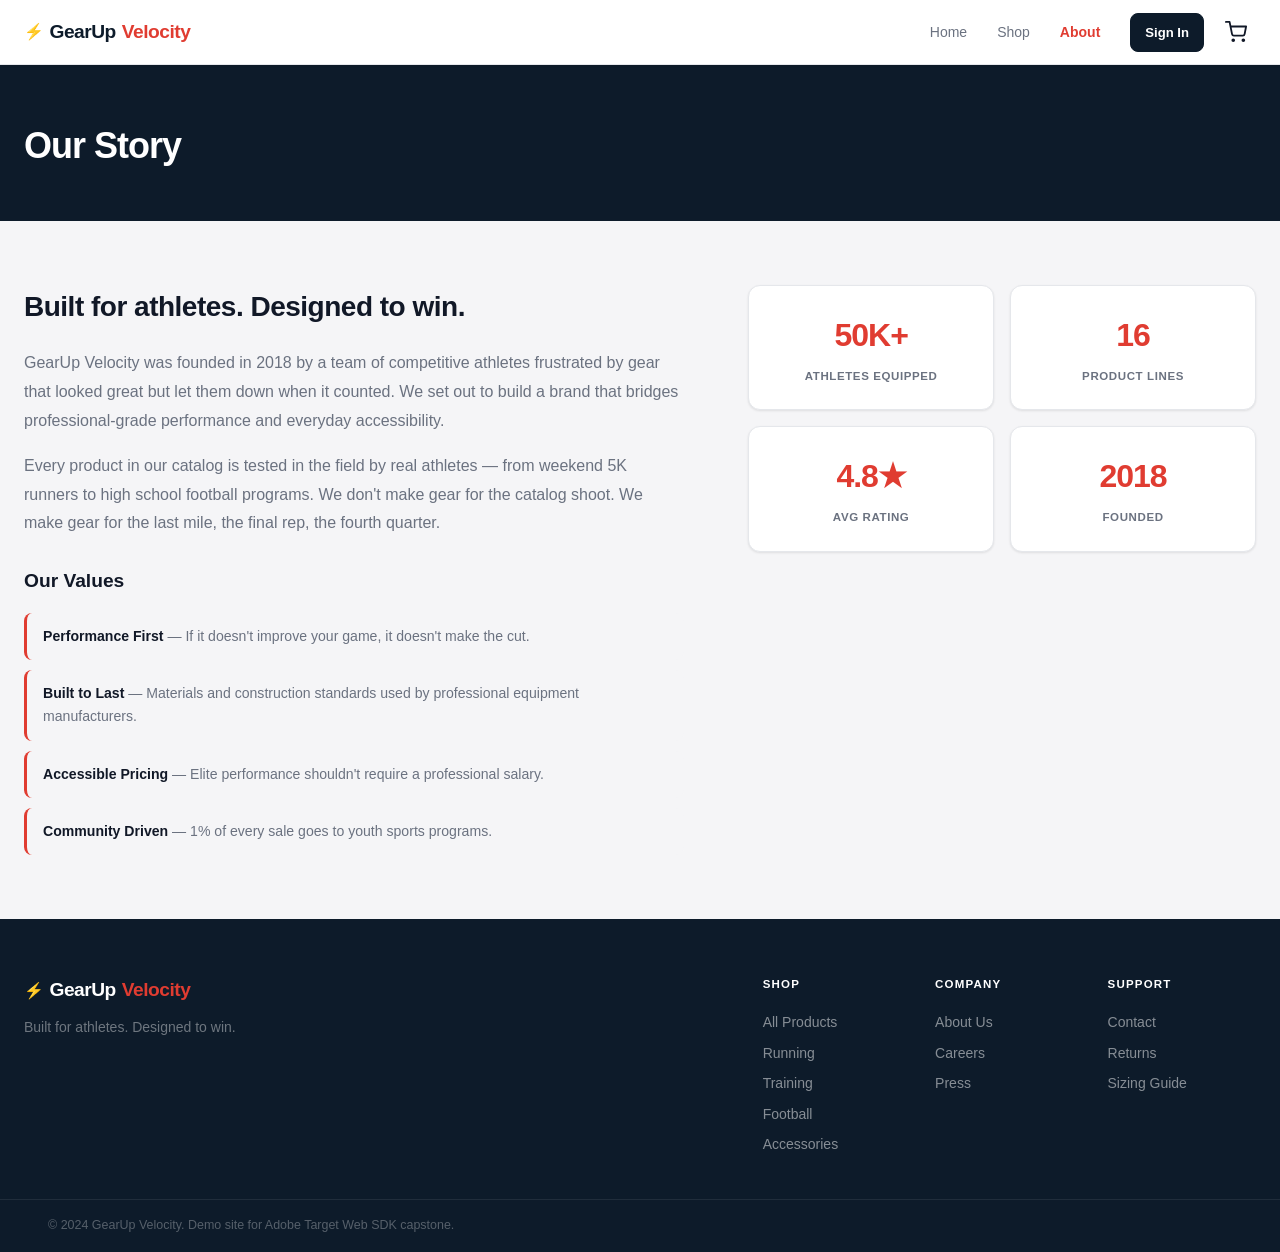
<file: about.html>
<!DOCTYPE html>
<html lang="en">
<head>
  <meta charset="UTF-8" />
  <meta name="viewport" content="width=device-width, initial-scale=1.0" />
  <title>About — GearUp Velocity</title>
  <meta name="description" content="About GearUp Velocity — built for athletes, designed to win." />

  <!-- ACDL stub + early user seed — runs synchronously BEFORE Launch so Target's
       page-top fetch sees the user object even if DOMContentLoaded hasn't fired. -->
  <script>
  (function () {
    window.adobeDataLayer = window.adobeDataLayer || [];
    try {
      var user = localStorage.getItem('gu_user');
      var pref = localStorage.getItem('gu_pref');
      window.adobeDataLayer.push({
        user: {
          loginState: user ? 'authenticated' : 'guest',
          username: user || null,
          preference: pref || null
        }
      });
    } catch (e) {}
  })();
  </script>

  <!-- Adobe Launch (Web SDK / alloy.js) -->
  <script src="https://assets.adobedtm.com/6a203c8a0ff8/1cf8f868f321/launch-b9f030aeef9f-development.min.js" async></script>

  <link rel="stylesheet" href="/css/styles.css" />
</head>
<body data-page="about">
  <div id="app">
    <header id="navbar-container"></header>
    <div id="target-promo" role="complementary" aria-label="Promotional message"></div>
    <main id="main-content" aria-live="polite"></main>
    <footer id="footer-container"></footer>
  </div>

  <script src="/js/data.js"></script>
  <script src="/js/datalayer.js"></script>
  <script src="/js/components.js"></script>
  <script src="/js/app.js"></script>
</body>
</html>
</file>
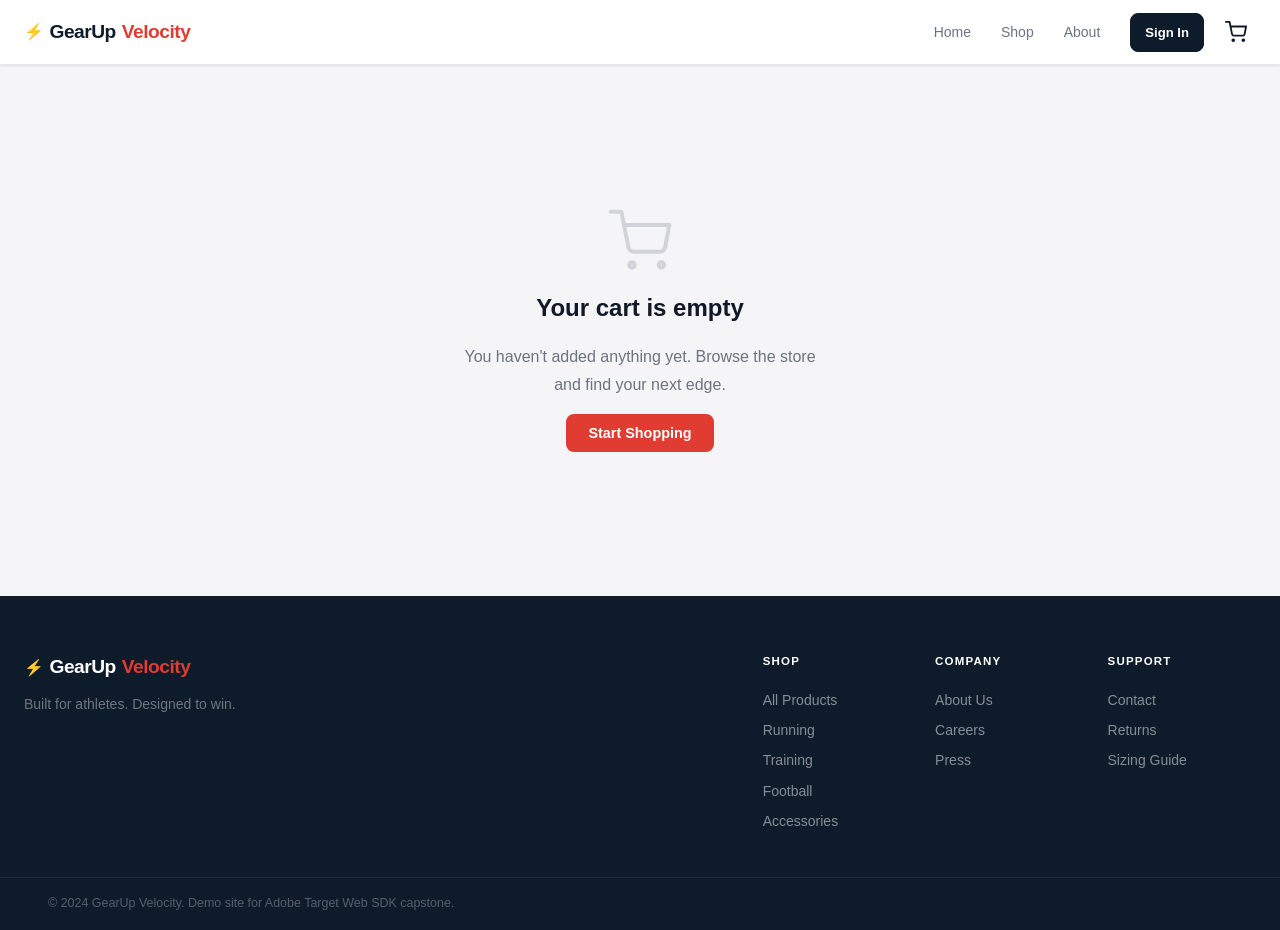
<file: cart.html>
<!DOCTYPE html>
<html lang="en">
<head>
  <meta charset="UTF-8" />
  <meta name="viewport" content="width=device-width, initial-scale=1.0" />
  <title>Your Cart — GearUp Velocity</title>
  <meta name="description" content="Your shopping cart at GearUp Velocity." />

  <!-- ACDL stub + early user seed — runs synchronously BEFORE Launch so Target's
       page-top fetch sees the user object even if DOMContentLoaded hasn't fired. -->
  <script>
  (function () {
    window.adobeDataLayer = window.adobeDataLayer || [];
    try {
      var user = localStorage.getItem('gu_user');
      var pref = localStorage.getItem('gu_pref');
      window.adobeDataLayer.push({
        user: {
          loginState: user ? 'authenticated' : 'guest',
          username: user || null,
          preference: pref || null
        }
      });
    } catch (e) {}
  })();
  </script>

  <!-- Adobe Launch (Web SDK / alloy.js) -->
  <script src="https://assets.adobedtm.com/6a203c8a0ff8/1cf8f868f321/launch-b9f030aeef9f-development.min.js" async></script>

  <link rel="stylesheet" href="/css/styles.css" />
</head>
<body data-page="cart">
  <div id="app">
    <header id="navbar-container"></header>
    <div id="target-promo" role="complementary" aria-label="Promotional message"></div>
    <main id="main-content" aria-live="polite"></main>
    <footer id="footer-container"></footer>
  </div>

  <script src="/js/data.js"></script>
  <script src="/js/datalayer.js"></script>
  <script src="/js/components.js"></script>
  <script src="/js/app.js"></script>
</body>
</html>
</file>
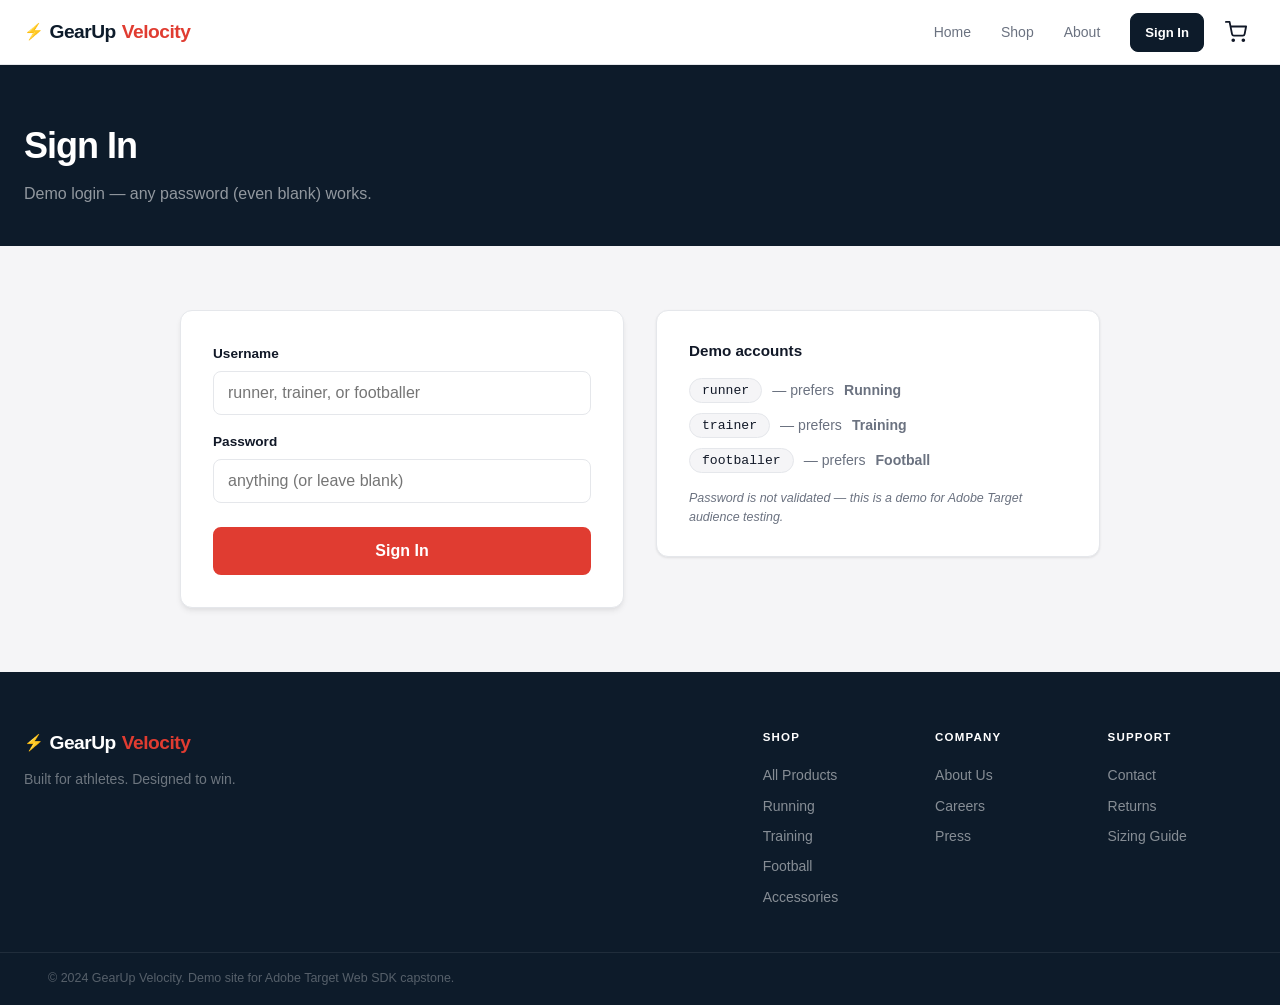
<file: login.html>
<!DOCTYPE html>
<html lang="en">
<head>
  <meta charset="UTF-8" />
  <meta name="viewport" content="width=device-width, initial-scale=1.0" />
  <title>Sign In — GearUp Velocity</title>
  <meta name="description" content="Sign in to GearUp Velocity — demo accounts: runner, trainer, footballer." />

  <!-- ACDL stub + early user seed — runs synchronously BEFORE Launch so Target's
       page-top fetch sees the user object even if DOMContentLoaded hasn't fired. -->
  <script>
  (function () {
    window.adobeDataLayer = window.adobeDataLayer || [];
    try {
      var user = localStorage.getItem('gu_user');
      var pref = localStorage.getItem('gu_pref');
      window.adobeDataLayer.push({
        user: {
          loginState: user ? 'authenticated' : 'guest',
          username: user || null,
          preference: pref || null
        }
      });
    } catch (e) {}
  })();
  </script>

  <!-- Adobe Launch (Web SDK / alloy.js) -->
  <script src="https://assets.adobedtm.com/6a203c8a0ff8/1cf8f868f321/launch-b9f030aeef9f-development.min.js" async></script>

  <link rel="stylesheet" href="/css/styles.css" />
</head>
<body data-page="login">
  <div id="app">
    <header id="navbar-container"></header>
    <div id="target-promo" role="complementary" aria-label="Promotional message"></div>
    <main id="main-content" aria-live="polite"></main>
    <footer id="footer-container"></footer>
  </div>

  <script src="/js/data.js"></script>
  <script src="/js/datalayer.js"></script>
  <script src="/js/components.js"></script>
  <script src="/js/app.js"></script>
</body>
</html>
</file>
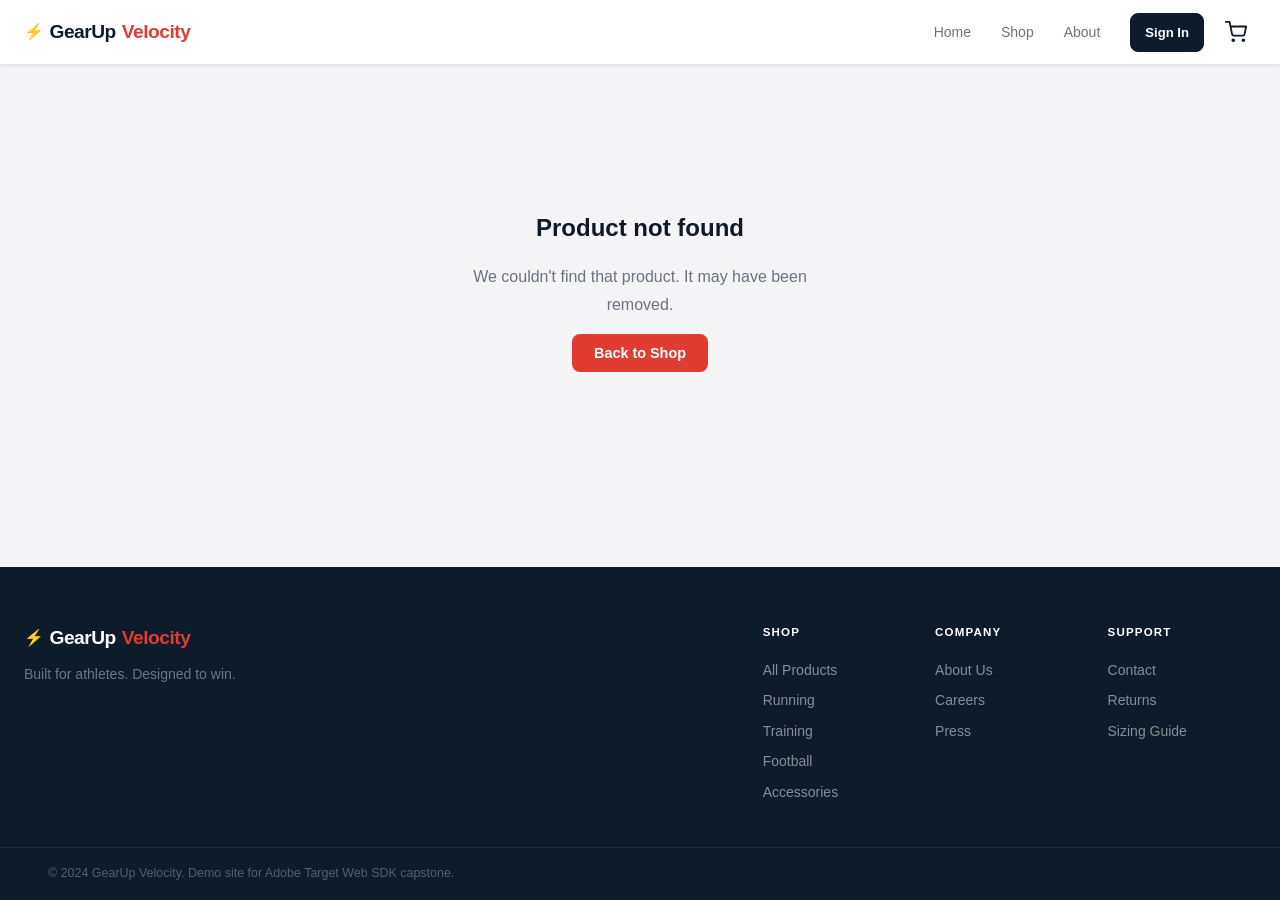
<file: product.html>
<!DOCTYPE html>
<html lang="en">
<head>
  <meta charset="UTF-8" />
  <meta name="viewport" content="width=device-width, initial-scale=1.0" />
  <title>Product — GearUp Velocity</title>
  <meta name="description" content="Product details — GearUp Velocity." />

  <!-- ACDL stub + early user seed — runs synchronously BEFORE Launch so Target's
       page-top fetch sees the user object even if DOMContentLoaded hasn't fired. -->
  <script>
  (function () {
    window.adobeDataLayer = window.adobeDataLayer || [];
    try {
      var user = localStorage.getItem('gu_user');
      var pref = localStorage.getItem('gu_pref');
      window.adobeDataLayer.push({
        user: {
          loginState: user ? 'authenticated' : 'guest',
          username: user || null,
          preference: pref || null
        }
      });
    } catch (e) {}
  })();
  </script>

  <!-- Adobe Launch (Web SDK / alloy.js) -->
  <script src="https://assets.adobedtm.com/6a203c8a0ff8/1cf8f868f321/launch-b9f030aeef9f-development.min.js" async></script>

  <link rel="stylesheet" href="/css/styles.css" />
</head>
<body data-page="product">
  <div id="app">
    <header id="navbar-container"></header>
    <div id="target-promo" role="complementary" aria-label="Promotional message"></div>
    <main id="main-content" aria-live="polite"></main>
    <footer id="footer-container"></footer>
  </div>

  <script src="/js/data.js"></script>
  <script src="/js/datalayer.js"></script>
  <script src="/js/components.js"></script>
  <script src="/js/app.js"></script>
</body>
</html>
</file>
<file: css/styles.css>
/* ============================================================
   GearUp Velocity — Main Stylesheet
   ============================================================ */

/* 1. Design tokens */
:root {
  --c-primary:     #0d1b2a;
  --c-accent:      #e03c31;
  --c-accent-h:    #c5302a;
  --c-bg:          #f5f5f7;
  --c-surface:     #ffffff;
  --c-text:        #111827;
  --c-text-muted:  #6b7280;
  --c-border:      #e5e7eb;
  --container-w:   1280px;
  --radius:        8px;
  --radius-lg:     12px;
  --shadow-sm:     0 1px 3px rgba(0,0,0,.06), 0 1px 2px rgba(0,0,0,.04);
  --shadow:        0 4px 6px -1px rgba(0,0,0,.07), 0 2px 4px -1px rgba(0,0,0,.04);
  --shadow-md:     0 10px 15px -3px rgba(0,0,0,.08), 0 4px 6px -2px rgba(0,0,0,.04);
  --shadow-lg:     0 20px 25px -5px rgba(0,0,0,.10), 0 10px 10px -5px rgba(0,0,0,.04);
  --t:             150ms ease;
}

/* 2. Reset */
*, *::before, *::after { box-sizing: border-box; margin: 0; padding: 0; }
html { scroll-behavior: smooth; }
body {
  font-family: -apple-system, BlinkMacSystemFont, 'Segoe UI', Roboto, 'Helvetica Neue', Arial, sans-serif;
  background: var(--c-bg);
  color: var(--c-text);
  line-height: 1.6;
  -webkit-font-smoothing: antialiased;
}
img { max-width: 100%; height: auto; display: block; }
a  { color: inherit; text-decoration: none; }
button { cursor: pointer; border: none; background: none; font-family: inherit; font-size: inherit; }
ul, ol { list-style: none; }

/* 3. App shell */
#app { display: flex; flex-direction: column; min-height: 100vh; }
#main-content { flex: 1; }
.container { max-width: var(--container-w); margin: 0 auto; padding: 0 24px; }
.section { padding: 64px 0; }

/* 4. Navbar */
.navbar {
  position: sticky;
  top: 0;
  z-index: 1000;
  background: var(--c-surface);
  border-bottom: 1px solid var(--c-border);
  box-shadow: var(--shadow-sm);
}
.navbar-inner {
  display: flex;
  align-items: center;
  height: 64px;
  gap: 8px;
}
.nav-brand {
  font-size: 1.2rem;
  font-weight: 800;
  letter-spacing: -0.5px;
  color: var(--c-primary);
  display: flex;
  align-items: center;
  gap: 6px;
  flex-shrink: 0;
  margin-right: auto;
}
.brand-icon  { font-size: 1rem; }
.brand-accent { color: var(--c-accent); }

.nav-links { display: flex; align-items: center; gap: 2px; }
.nav-link {
  font-size: 0.875rem;
  font-weight: 500;
  color: var(--c-text-muted);
  padding: 8px 14px;
  border-radius: var(--radius);
  transition: color var(--t), background var(--t);
}
.nav-link:hover      { color: var(--c-text); background: var(--c-bg); }
.nav-link.active     { color: var(--c-accent); font-weight: 600; }

.nav-cart {
  position: relative;
  display: flex;
  align-items: center;
  padding: 9px;
  border-radius: var(--radius);
  color: var(--c-text);
  transition: background var(--t);
  margin-left: 4px;
}
.nav-cart:hover { background: var(--c-bg); }
.cart-badge {
  position: absolute;
  top: 2px; right: 2px;
  min-width: 18px; height: 18px;
  background: var(--c-accent);
  color: #fff;
  font-size: 0.65rem;
  font-weight: 700;
  border-radius: 9px;
  display: flex;
  align-items: center;
  justify-content: center;
  padding: 0 4px;
  line-height: 1;
}

.nav-hamburger {
  display: none;
  flex-direction: column;
  gap: 5px;
  padding: 8px;
  margin-left: 4px;
}
.nav-hamburger span {
  display: block;
  width: 22px; height: 2px;
  background: var(--c-text);
  border-radius: 2px;
}
.nav-mobile-menu {
  display: none;
  flex-direction: column;
  gap: 2px;
  padding: 10px 16px 14px;
  border-top: 1px solid var(--c-border);
  background: var(--c-surface);
}
.nav-mobile-menu.open { display: flex; }
.nav-mobile-menu .nav-link { padding: 10px 14px; }

/* 5. Promo strip — id="target-promo" */
.promo-strip {
  background: var(--c-primary);
  color: rgba(255,255,255,.85);
  text-align: center;
  padding: 10px 24px;
  font-size: 0.82rem;
  font-weight: 500;
  letter-spacing: 0.15px;
}
.promo-strip strong { color: #ffd166; }

/* 6. Buttons */
.btn {
  display: inline-flex;
  align-items: center;
  justify-content: center;
  font-weight: 600;
  font-size: 0.9rem;
  border-radius: var(--radius);
  padding: 10px 20px;
  transition: all var(--t);
  cursor: pointer;
  white-space: nowrap;
  line-height: 1;
  border: 2px solid transparent;
}
.btn-lg { font-size: 1rem; padding: 14px 28px; }
.btn-sm { font-size: 0.78rem; padding: 7px 13px; }

.btn-accent {
  background: var(--c-accent);
  color: #fff;
  border-color: var(--c-accent);
}
.btn-accent:hover {
  background: var(--c-accent-h);
  border-color: var(--c-accent-h);
  transform: translateY(-1px);
  box-shadow: 0 4px 14px rgba(224,60,49,.35);
}

.btn-outline {
  background: transparent;
  color: var(--c-accent);
  border-color: var(--c-accent);
}
.btn-outline:hover { background: var(--c-accent); color: #fff; }

.btn-outline-light {
  background: transparent;
  color: rgba(255,255,255,.88);
  border-color: rgba(255,255,255,.35);
}
.btn-outline-light:hover {
  background: rgba(255,255,255,.1);
  border-color: rgba(255,255,255,.65);
}

/* 7. Hero banner — id="target-hero" */
.hero-banner {
  background: linear-gradient(135deg, #0d1b2a 0%, #16304e 100%);
  min-height: 560px;
  display: flex;
  align-items: center;
  position: relative;
  overflow: hidden;
}
.hero-banner::before {
  content: '';
  position: absolute;
  inset: 0;
  background: radial-gradient(ellipse 40% 70% at 75% 50%, rgba(224,60,49,.12) 0%, transparent 65%);
  pointer-events: none;
}
.hero-content {
  position: relative;
  z-index: 1;
  display: flex;
  align-items: center;
  gap: 56px;
  padding-top: 60px;
  padding-bottom: 60px;
  width: 100%;
}
.hero-text { flex: 1; }
.hero-image {
  flex: 1;
  display: flex;
  align-items: center;
  justify-content: flex-end;
}
.hero-image img {
  width: 100%;
  max-height: 480px;
  object-fit: cover;
  border-radius: var(--radius-lg);
  box-shadow: 0 24px 64px rgba(0,0,0,.55);
}

.hero-eyebrow {
  font-size: 0.75rem;
  font-weight: 700;
  letter-spacing: 2.5px;
  text-transform: uppercase;
  color: var(--c-accent);
  margin-bottom: 18px;
}
.hero-headline {
  font-size: clamp(2.6rem, 5.5vw, 4.5rem);
  font-weight: 900;
  line-height: 1.05;
  letter-spacing: -2px;
  color: #fff;
  margin-bottom: 20px;
}
.hero-subline {
  font-size: 1.05rem;
  color: rgba(255,255,255,.68);
  line-height: 1.75;
  max-width: 460px;
  margin-bottom: 36px;
}
.hero-cta-group { display: flex; gap: 12px; flex-wrap: wrap; }

/* 8. Section headings & page headers */
.section-heading {
  font-size: 1.75rem;
  font-weight: 800;
  letter-spacing: -0.5px;
  color: var(--c-primary);
  margin-bottom: 32px;
}
.page-header {
  background: var(--c-primary);
  padding: 52px 0 40px;
  color: #fff;
}
.page-title {
  font-size: 2.25rem;
  font-weight: 900;
  letter-spacing: -1px;
  margin-bottom: 6px;
}
.page-subtitle { color: rgba(255,255,255,.55); font-size: 1rem; }

/* 9. Category grid */
.categories-section { padding: 56px 0; }
.category-grid {
  display: grid;
  grid-template-columns: repeat(4, 1fr);
  gap: 16px;
}
.category-card {
  background: var(--cat-color, var(--c-primary));
  color: #fff;
  border-radius: var(--radius-lg);
  padding: 36px 24px 28px;
  display: flex;
  flex-direction: column;
  align-items: center;
  gap: 12px;
  transition: transform var(--t), box-shadow var(--t);
  text-align: center;
}
.category-card:hover { transform: translateY(-4px); box-shadow: var(--shadow-lg); }
.category-icon { font-size: 2.4rem; line-height: 1; }
.category-name { font-size: 0.95rem; font-weight: 700; letter-spacing: 0.3px; }

/* 10. Product cards */
.product-grid {
  display: grid;
  grid-template-columns: repeat(4, 1fr);
  gap: 24px;
}
.product-card {
  background: var(--c-surface);
  border-radius: var(--radius-lg);
  overflow: hidden;
  box-shadow: var(--shadow-sm);
  border: 1px solid var(--c-border);
  transition: transform var(--t), box-shadow var(--t);
  display: flex;
  flex-direction: column;
}
.product-card:hover { transform: translateY(-3px); box-shadow: var(--shadow-md); }

.product-card-img-wrap {
  position: relative;
  overflow: hidden;
  aspect-ratio: 1 / 1;
  background: #ebebeb;
}
.product-card-img-wrap img {
  width: 100%; height: 100%;
  object-fit: cover;
  transition: transform 300ms ease;
}
.product-card:hover .product-card-img-wrap img { transform: scale(1.04); }

.product-card-category {
  position: absolute;
  top: 10px; left: 10px;
  background: rgba(13,27,42,.85);
  color: #fff;
  font-size: 0.68rem;
  font-weight: 700;
  letter-spacing: 0.6px;
  text-transform: uppercase;
  padding: 3px 8px;
  border-radius: 4px;
}

.product-card-body {
  padding: 14px 16px 16px;
  display: flex;
  flex-direction: column;
  flex: 1;
  gap: 10px;
}
.product-card-name { font-size: 0.92rem; font-weight: 600; line-height: 1.4; }
.product-card-name a { color: var(--c-text); }
.product-card-name a:hover { color: var(--c-accent); }
.product-card-footer {
  display: flex;
  align-items: center;
  justify-content: space-between;
  margin-top: auto;
  gap: 8px;
}
.product-price {
  font-size: 1.05rem;
  font-weight: 800;
  color: var(--c-primary);
}

/* 11. Recommendation carousel */
.rec-carousel-section {
  background: #fff;
  padding: 56px 0;
  border-top: 1px solid var(--c-border);
}
.rec-carousel {
  display: flex;
  gap: 20px;
  overflow-x: auto;
  padding-bottom: 12px;
  scroll-snap-type: x mandatory;
  -webkit-overflow-scrolling: touch;
  scrollbar-width: thin;
  scrollbar-color: var(--c-border) transparent;
}
.rec-carousel::-webkit-scrollbar { height: 4px; }
.rec-carousel::-webkit-scrollbar-track { background: transparent; }
.rec-carousel::-webkit-scrollbar-thumb { background: var(--c-border); border-radius: 4px; }
.carousel-item { flex: 0 0 260px; scroll-snap-align: start; }

.recs-placeholder-card {
  display: flex;
  flex-direction: column;
  align-items: center;
  justify-content: center;
  gap: 12px;
  width: 100%;
  min-height: 160px;
  border: 2px dashed var(--c-border);
  border-radius: var(--radius-lg);
  padding: 32px 24px;
  color: var(--c-text-muted);
  text-align: center;
}
.recs-placeholder-card svg { opacity: .4; }
.recs-placeholder-card p {
  font-size: 0.9rem;
  font-weight: 500;
  color: var(--c-text-muted);
}
.recs-placeholder-card span {
  font-size: 0.72rem;
  font-weight: 700;
  letter-spacing: 0.8px;
  text-transform: uppercase;
  color: var(--c-accent);
  background: #fef2f0;
  padding: 3px 10px;
  border-radius: 100px;
}

/* 12. Shop filter */
.filter-bar { display: flex; gap: 8px; flex-wrap: wrap; margin-bottom: 32px; }
.filter-btn {
  font-size: 0.85rem;
  font-weight: 600;
  padding: 8px 18px;
  border-radius: 100px;
  border: 2px solid var(--c-border);
  background: var(--c-surface);
  color: var(--c-text-muted);
  transition: all var(--t);
}
.filter-btn:hover  { border-color: var(--c-accent); color: var(--c-accent); }
.filter-btn.active { background: var(--c-primary); border-color: var(--c-primary); color: #fff; }

/* 13. Product detail */
.product-detail {
  display: grid;
  grid-template-columns: 1fr 1fr;
  gap: 60px;
  align-items: start;
}
.product-detail-image {
  border-radius: var(--radius-lg);
  overflow: hidden;
  aspect-ratio: 1 / 1;
  background: #ebebeb;
  box-shadow: var(--shadow-md);
}
.product-detail-image img { width: 100%; height: 100%; object-fit: cover; }

.product-detail-cat {
  display: inline-block;
  background: var(--c-bg);
  color: var(--c-text-muted);
  font-size: 0.72rem;
  font-weight: 700;
  letter-spacing: 1.2px;
  text-transform: uppercase;
  padding: 4px 10px;
  border-radius: 4px;
  margin-bottom: 14px;
}
.product-detail-name {
  font-size: 2rem;
  font-weight: 900;
  letter-spacing: -0.5px;
  line-height: 1.2;
  margin-bottom: 12px;
}
.product-detail-price {
  font-size: 2rem;
  font-weight: 800;
  color: var(--c-accent);
  margin-bottom: 18px;
}
.product-detail-desc {
  color: var(--c-text-muted);
  line-height: 1.8;
  margin-bottom: 32px;
}
.product-detail-actions { display: flex; gap: 12px; flex-wrap: wrap; }

/* 14. Cart */
.cart-layout {
  display: grid;
  grid-template-columns: 1fr 320px;
  gap: 40px;
  align-items: start;
}
.cart-table-wrap { overflow-x: auto; }
.cart-table {
  width: 100%;
  border-collapse: collapse;
  background: var(--c-surface);
  border-radius: var(--radius-lg);
  overflow: hidden;
  box-shadow: var(--shadow-sm);
  border: 1px solid var(--c-border);
  min-width: 520px;
}
.cart-table thead th {
  background: var(--c-bg);
  padding: 12px 16px;
  text-align: left;
  font-size: 0.75rem;
  font-weight: 700;
  letter-spacing: 0.6px;
  text-transform: uppercase;
  color: var(--c-text-muted);
  border-bottom: 1px solid var(--c-border);
}
.cart-row td {
  padding: 14px 16px;
  border-bottom: 1px solid var(--c-border);
  vertical-align: middle;
}
.cart-row:last-child td { border-bottom: none; }

.cart-product-cell {
  display: flex;
  align-items: center;
  gap: 14px;
  min-width: 220px;
}
.cart-item-img {
  width: 68px; height: 68px;
  object-fit: cover;
  border-radius: var(--radius);
  flex-shrink: 0;
}
.cart-item-name { font-weight: 600; font-size: 0.9rem; }
.cart-item-name:hover { color: var(--c-accent); }
.cart-item-cat { font-size: 0.78rem; color: var(--c-text-muted); display: block; margin-top: 2px; }
.cart-price-cell  { font-weight: 600; white-space: nowrap; color: var(--c-text-muted); }
.cart-subtotal-cell { font-weight: 700; white-space: nowrap; }

.qty-control {
  display: inline-flex;
  align-items: center;
  border: 1px solid var(--c-border);
  border-radius: var(--radius);
  overflow: hidden;
}
.qty-control button {
  width: 30px; height: 30px;
  font-size: 1.1rem;
  line-height: 1;
  color: var(--c-text);
  background: var(--c-bg);
  transition: background var(--t);
}
.qty-control button:hover { background: var(--c-border); }
.qty-control span {
  min-width: 38px;
  text-align: center;
  font-weight: 600;
  font-size: 0.88rem;
  padding: 0 4px;
}
.cart-remove-btn {
  width: 28px; height: 28px;
  border-radius: 50%;
  display: flex;
  align-items: center;
  justify-content: center;
  color: var(--c-text-muted);
  font-size: 1rem;
  transition: all var(--t);
}
.cart-remove-btn:hover { background: #fef2f2; color: #dc2626; }

.cart-summary {
  background: var(--c-surface);
  border-radius: var(--radius-lg);
  padding: 28px;
  border: 1px solid var(--c-border);
  box-shadow: var(--shadow-sm);
  position: sticky;
  top: 80px;
}
.cart-summary h3 { font-size: 1.15rem; font-weight: 800; margin-bottom: 20px; }
.cart-summary-row {
  display: flex;
  justify-content: space-between;
  font-size: 0.92rem;
  padding: 10px 0;
  border-bottom: 1px solid var(--c-border);
  color: var(--c-text-muted);
}
.cart-summary-total {
  font-weight: 800;
  font-size: 1.05rem;
  color: var(--c-text);
  border-bottom: none;
  padding-top: 14px;
}
.free-ship { color: #16a34a; font-weight: 700; }
.free-ship-nudge {
  margin-top: 12px;
  font-size: 0.8rem;
  color: var(--c-accent);
  font-weight: 600;
  text-align: center;
}

/* 15. About */
.about-content {
  display: grid;
  grid-template-columns: 1.3fr 1fr;
  gap: 64px;
  align-items: start;
}
.about-text h2 { font-size: 1.75rem; font-weight: 800; letter-spacing: -0.5px; margin-bottom: 20px; }
.about-text h3 { font-size: 1.2rem; font-weight: 700; margin: 28px 0 16px; }
.about-text p  { color: var(--c-text-muted); line-height: 1.8; margin-bottom: 16px; }
.about-values  { display: flex; flex-direction: column; gap: 10px; }
.about-values li {
  padding: 12px 16px;
  background: var(--c-bg);
  border-radius: var(--radius);
  font-size: 0.88rem;
  line-height: 1.65;
  color: var(--c-text-muted);
  border-left: 3px solid var(--c-accent);
}
.about-values li strong { color: var(--c-text); }
.about-stats {
  display: grid;
  grid-template-columns: 1fr 1fr;
  gap: 16px;
}
.stat-card {
  background: var(--c-surface);
  border-radius: var(--radius-lg);
  padding: 24px 16px;
  text-align: center;
  border: 1px solid var(--c-border);
  box-shadow: var(--shadow-sm);
  display: flex;
  flex-direction: column;
  gap: 6px;
}
.stat-number { font-size: 2rem; font-weight: 900; color: var(--c-accent); letter-spacing: -1px; }
.stat-label  { font-size: 0.72rem; font-weight: 700; text-transform: uppercase; letter-spacing: 0.6px; color: var(--c-text-muted); }

/* 16. Footer */
#footer-container {
  background: var(--c-primary);
  color: rgba(255,255,255,.65);
  margin-top: auto;
}
.footer-inner {
  display: grid;
  grid-template-columns: 1.4fr 1fr;
  gap: 48px;
  padding: 56px 24px 40px;
  max-width: var(--container-w);
  margin: 0 auto;
}
.footer-brand .nav-brand { color: #fff; margin-bottom: 10px; }
.footer-tagline { font-size: 0.875rem; color: rgba(255,255,255,.4); line-height: 1.7; }
.footer-links { display: grid; grid-template-columns: repeat(3, 1fr); gap: 24px; }
.footer-col h4 {
  font-size: 0.72rem;
  font-weight: 700;
  letter-spacing: 1.2px;
  text-transform: uppercase;
  color: #fff;
  margin-bottom: 14px;
}
.footer-col a {
  display: block;
  font-size: 0.875rem;
  color: rgba(255,255,255,.5);
  padding: 4px 0;
  transition: color var(--t);
}
.footer-col a:hover { color: #fff; }
.footer-bottom {
  border-top: 1px solid rgba(255,255,255,.08);
  padding: 16px 24px;
}
.footer-bottom .container { max-width: var(--container-w); margin: 0 auto; }
.footer-bottom p { font-size: 0.78rem; color: rgba(255,255,255,.3); }

/* 17. Utilities */
.empty-state {
  text-align: center;
  padding: 80px 24px;
  color: var(--c-text-muted);
  display: flex;
  flex-direction: column;
  align-items: center;
  gap: 16px;
}
.empty-state h2 { font-size: 1.5rem; font-weight: 700; color: var(--c-text); }
.empty-state p  { max-width: 380px; line-height: 1.7; }

.gu-toast {
  position: fixed;
  bottom: 28px; right: 28px;
  background: var(--c-primary);
  color: #fff;
  padding: 12px 20px;
  border-radius: var(--radius);
  font-size: 0.88rem;
  font-weight: 500;
  box-shadow: var(--shadow-lg);
  z-index: 9999;
  transform: translateY(80px);
  opacity: 0;
  transition: transform 260ms cubic-bezier(.22,1,.36,1), opacity 260ms ease;
  pointer-events: none;
}
.gu-toast.show { transform: translateY(0); opacity: 1; }

/* 18. Responsive */
@media (max-width: 1100px) {
  .product-grid { grid-template-columns: repeat(3, 1fr); }
}

@media (max-width: 820px) {
  .nav-links     { display: none; }
  .nav-hamburger { display: flex; }

  .hero-content {
    flex-direction: column-reverse;
    gap: 32px;
    padding-top: 40px;
    padding-bottom: 40px;
  }
  .hero-text  { text-align: center; }
  .hero-image { justify-content: center; width: 100%; }
  .hero-image img { max-height: 280px; border-radius: var(--radius); }
  .hero-cta-group { justify-content: center; }

  .category-grid { grid-template-columns: repeat(2, 1fr); }
  .product-grid  { grid-template-columns: repeat(2, 1fr); }

  .product-detail {
    grid-template-columns: 1fr;
    gap: 32px;
  }

  .cart-layout { grid-template-columns: 1fr; }
  .cart-summary { position: static; }

  .about-content { grid-template-columns: 1fr; gap: 40px; }

  .footer-inner  { grid-template-columns: 1fr; gap: 32px; }
  .footer-links  { grid-template-columns: repeat(2, 1fr); }

  .section { padding: 44px 0; }
  .hero-banner { min-height: 420px; }
}

@media (max-width: 520px) {
  .product-grid    { grid-template-columns: 1fr; }
  .carousel-item   { flex: 0 0 230px; }
  .hero-cta-group  { flex-direction: column; }
  .footer-links    { grid-template-columns: 1fr; }
  .about-stats     { grid-template-columns: 1fr 1fr; }
  .hero-headline   { letter-spacing: -1px; }
  .product-detail-actions { flex-direction: column; }
  .product-detail-actions .btn { width: 100%; justify-content: center; }
}

/* Navbar auth */
.nav-auth {
  display: flex;
  align-items: center;
  gap: 8px;
  margin-left: 8px;
}
.nav-user {
  font-size: 0.85rem;
  color: var(--c-text-muted);
}
.nav-user strong {
  color: var(--c-text);
  font-weight: 600;
  text-transform: capitalize;
}
.nav-auth-btn {
  font-size: 0.82rem;
  font-weight: 600;
  padding: 8px 14px;
  border-radius: var(--radius);
  background: var(--c-primary);
  color: #fff;
  border: 1px solid var(--c-primary);
  transition: background var(--t);
  cursor: pointer;
  display: inline-flex;
  align-items: center;
}
.nav-auth-btn:hover {
  background: #19324f;
}
@media (max-width: 768px) {
  .nav-auth { display: none; }
}

/* Login page */
.login-wrap {
  max-width: 920px;
  margin: 0 auto;
  display: grid;
  grid-template-columns: 1fr 1fr;
  gap: 32px;
  align-items: start;
}
.login-form {
  background: var(--c-surface);
  border: 1px solid var(--c-border);
  border-radius: var(--radius-lg);
  padding: 32px;
  box-shadow: var(--shadow);
  display: flex;
  flex-direction: column;
  gap: 16px;
}
.login-label {
  display: flex;
  flex-direction: column;
  gap: 6px;
  font-size: 0.85rem;
  font-weight: 600;
  color: var(--c-text);
}
.login-input {
  font-family: inherit;
  font-size: 1rem;
  padding: 12px 14px;
  border: 1px solid var(--c-border);
  border-radius: var(--radius);
  background: #fff;
  color: var(--c-text);
  transition: border-color var(--t), box-shadow var(--t);
}
.login-input:focus {
  outline: none;
  border-color: var(--c-accent);
  box-shadow: 0 0 0 3px rgba(224,60,49,.12);
}
.login-error {
  color: var(--c-accent);
  font-size: 0.85rem;
  background: rgba(224,60,49,.08);
  border: 1px solid rgba(224,60,49,.2);
  border-radius: var(--radius);
  padding: 10px 12px;
}
.login-hint {
  background: var(--c-surface);
  border: 1px solid var(--c-border);
  border-radius: var(--radius-lg);
  padding: 28px 32px;
  box-shadow: var(--shadow-sm);
}
.login-hint h4 {
  font-size: 0.95rem;
  margin-bottom: 14px;
  color: var(--c-text);
}
.login-hint ul { display: flex; flex-direction: column; gap: 10px; }
.login-hint li {
  font-size: 0.88rem;
  color: var(--c-text-muted);
  display: flex;
  align-items: center;
  gap: 10px;
}
.login-chip {
  font-family: 'SF Mono', Menlo, Consolas, monospace;
  font-size: 0.82rem;
  background: var(--c-bg);
  border: 1px solid var(--c-border);
  border-radius: 999px;
  padding: 4px 12px;
  color: var(--c-text);
  cursor: pointer;
  transition: background var(--t), border-color var(--t);
}
.login-chip:hover {
  background: var(--c-primary);
  color: #fff;
  border-color: var(--c-primary);
}
.login-hint-note {
  margin-top: 16px;
  font-size: 0.78rem;
  color: var(--c-text-muted);
  font-style: italic;
}
@media (max-width: 768px) {
  .login-wrap { grid-template-columns: 1fr; }
}
</file>
